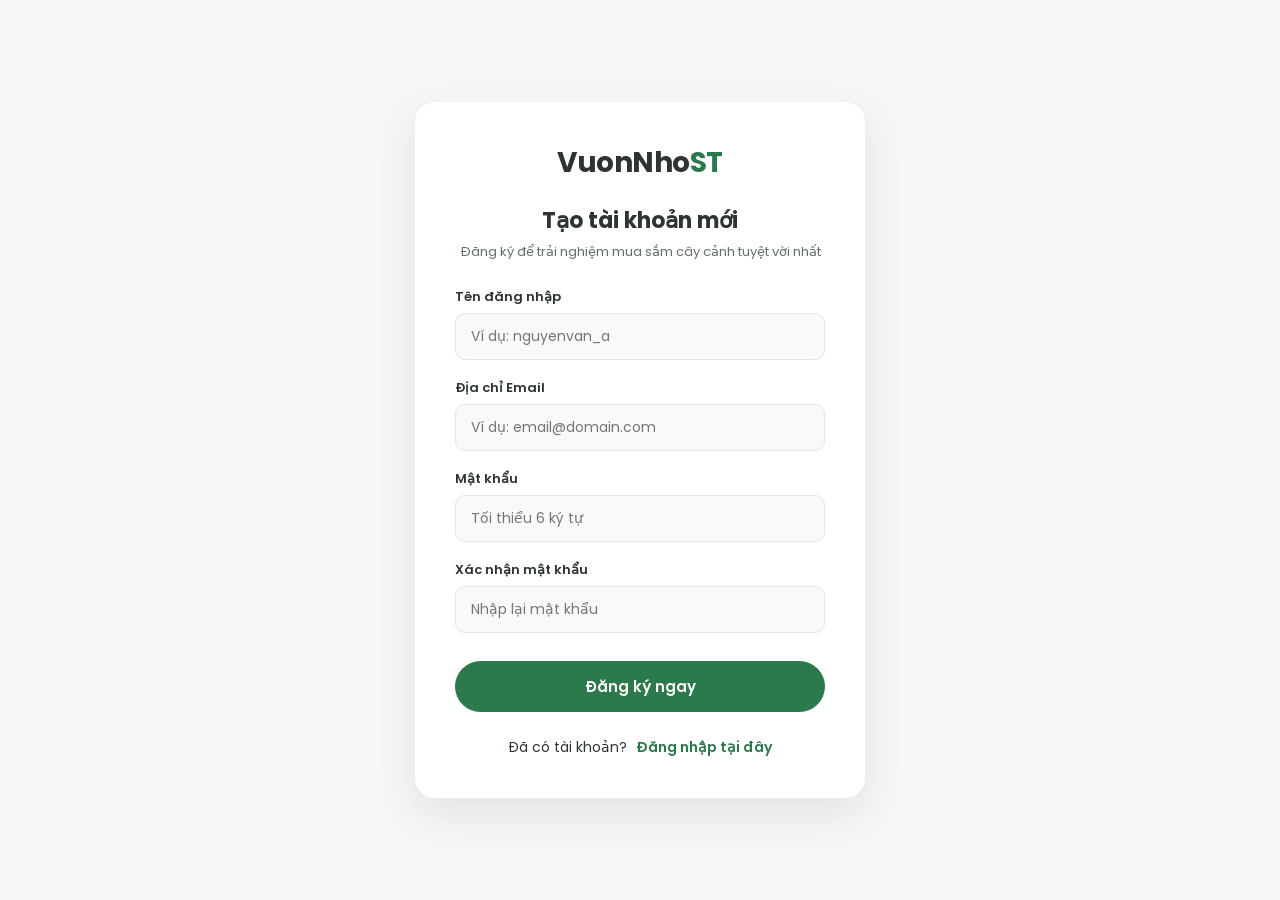
<file: DangKy.html>
<!DOCTYPE html>
<html lang="vi">
<head>
    <meta charset="UTF-8">
    <meta name="viewport" content="width=device-width, initial-scale=1.0">
    <title>Đăng ký tài khoản - VuonNhoST</title>
    <link rel="stylesheet" href="DangKy.css">
    <link href="https://fonts.googleapis.com/css2?family=Poppins:wght@300;400;500;600;700&display=swap" rel="stylesheet">
</head>
<body>

    <div class="register-container">
        <div class="register-card">
            <div class="logo">
                <h1>VuonNho<span>ST</span></h1>
            </div>
            <h2>Tạo tài khoản mới</h2>
            <p class="subtitle">Đăng ký để trải nghiệm mua sắm cây cảnh tuyệt vời nhất</p>

            <form id="registerForm">
                <div class="input-group">
                    <label for="regUsername">Tên đăng nhập</label>
                    <input type="text" id="regUsername" placeholder="Ví dụ: nguyenvan_a">
                    <span class="error-msg" id="errUsername"></span>
                </div>

                <div class="input-group">
                    <label for="regEmail">Địa chỉ Email</label>
                    <input type="email" id="regEmail" placeholder="Ví dụ: email@domain.com">
                    <span class="error-msg" id="errEmail"></span>
                </div>

                <div class="input-group">
                    <label for="regPassword">Mật khẩu</label>
                    <input type="password" id="regPassword" placeholder="Tối thiểu 6 ký tự">
                    <span class="error-msg" id="errPassword"></span>
                </div>

                <div class="input-group">
                    <label for="regConfirmPassword">Xác nhận mật khẩu</label>
                    <input type="password" id="regConfirmPassword" placeholder="Nhập lại mật khẩu">
                    <span class="error-msg" id="errConfirmPassword"></span>
                </div>

                <p id="generalError" class="error-msg general-error"></p>

                <button type="submit" class="btn-primary">Đăng ký ngay</button>
            </form>

            <div class="card-footer">
                <span>Đã có tài khoản?</span>
                <a href="file:///E:/website/webcaycanh/index.html">Đăng nhập tại đây</a>
            </div>
        </div>
    </div>

    <script src="DangKy.js"></script>
</body>
</html>
</file>
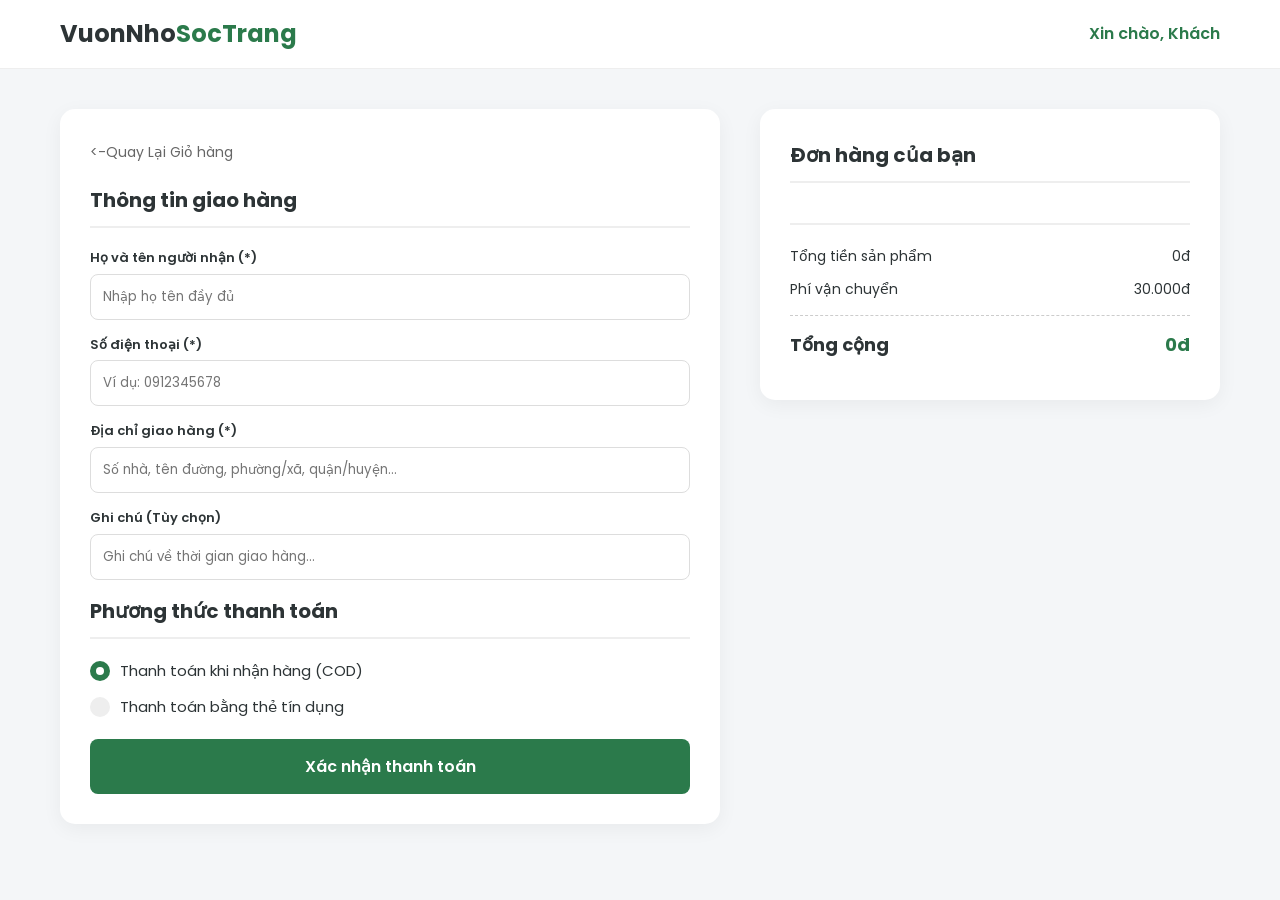
<file: ThanhToan.html>
<!DOCTYPE html>
<html lang="vi">
<head>
    <meta charset="UTF-8">
    <meta name="viewport" content="width=device-width, initial-scale=1.0">
    <title>Thanh Toán - VuonNhoST</title>
    <link rel="stylesheet" href="ThanhToan.css">
    <link href="https://fonts.googleapis.com/css2?family=Poppins:wght@300;400;500;600;700&display=swap" rel="stylesheet">
</head>
<body>

    <header>
        <div class="header-container">
            <div class="logo">
                <h1>VuonNho<span>SocTrang</span></h1>
            </div>
            <div class="user-greeting">
                <span id="userNameDisplay">Xin chào, Khách</span>
            </div>
        </div>
    </header>

    <main class="checkout-container">
        <div class="checkout-form-section">
            <a href="GioHang.html" class="btn-back"> <-Quay Lại Giỏ hàng</a>
            <h2>Thông tin giao hàng</h2>
            
            <form id="checkoutForm">
                <div class="input-group">
                    <label>Họ và tên người nhận (*)</label>
                    <input type="text" id="fullname" placeholder="Nhập họ tên đầy đủ">
                    <span class="error-msg" id="errName"></span>
                </div>

                <div class="input-group">
                    <label>Số điện thoại (*)</label>
                    <input type="tel" id="phone" placeholder="Ví dụ: 0912345678">
                    <span class="error-msg" id="errPhone"></span>
                </div>

                <div class="input-group">
                    <label>Địa chỉ giao hàng (*)</label>
                    <input type="text" id="address" placeholder="Số nhà, tên đường, phường/xã, quận/huyện...">
                    <span class="error-msg" id="errAddress"></span>
                </div>

                <div class="input-group">
                    <label>Ghi chú (Tùy chọn)</label>
                    <input id="note" rows="3" placeholder="Ghi chú về thời gian giao hàng..."></input>
                </div>

                <h2>Phương thức thanh toán</h2>
                <div class="payment-methods">
                    <label class="radio-container">
                        <input type="radio" name="payment" value="cod" checked>
                        <span class="checkmark"></span>
                        Thanh toán khi nhận hàng (COD)
                    </label>
                    <label class="radio-container">
                        <input type="radio" name="payment" value="card">
                        <span class="checkmark"></span>
                        Thanh toán bằng thẻ tín dụng
                    </label>
                </div>

                <div id="creditCardForm" class="credit-card-details" style="display: none;">
                    <div class="input-group">
                        <label>Số thẻ (*)</label>
                        <input type="text" id="cardNumber" placeholder="xxxx xxxx xxxx xxxx">
                    </div>
                    <div class="input-group">
                        <label>Tên chủ thẻ (*)</label>
                        <input type="text" id="cardName" placeholder="Ví dụ: TEN">
                    </div>
                    <div class="card-row">
                        <div class="input-group">
                            <label>Ngày hết hạn (*)</label>
                            <input type="text" id="cardExp" placeholder="MM/YY">
                        </div>
                        <div class="input-group">
                            <label>CVV (*)</label>
                            <input type="text" id="cardCvv" placeholder="123">
                        </div>
                    </div>
                    <span class="error-msg" id="errCard"></span>
                </div>

                <button type="submit" class="btn-primary" id="btnSubmit">
                    <span id="btnText">Xác nhận thanh toán</span>
                    <span id="btnLoading" class="loader" style="display: none;"></span>
                </button>
            </form>
        </div>

        <div class="checkout-summary-section">
            <h2>Đơn hàng của bạn</h2>
            <div class="order-items" id="orderItemsList">
                </div>
            
            <div class="summary-totals">
                <div class="summary-line">
                    <span>Tổng tiền sản phẩm</span>
                    <span id="subTotal">0đ</span>
                </div>
                <div class="summary-line">
                    <span>Phí vận chuyển</span>
                    <span id="shippingFee">30.000đ</span>
                </div>
                <div class="summary-line total">
                    <span>Tổng cộng</span>
                    <span id="finalTotal" class="price-highlight">0đ</span>
                </div>
            </div>
        </div>
    </main>

    <div id="successModal" class="modal-overlay">
        <div class="modal-content success-content">
            <div class="check-icon">✓</div>
            <h2>Thanh toán thành công!</h2>
            <p>Cảm ơn bạn đã mua sắm tại VuonNhoST. Đơn hàng của bạn đang được xử lý.</p>
            <button class="btn-primary" onclick="window.location.href='index.html'">Quay về Trang Chủ</button>
        </div>
    </div>

    <script src="ThanhToan.js"></script>
</body>
</html>
</file>
<file: DangKy.css>
/* --- BIẾN MÀU SẮC ĐỒNG BỘ TRANG CHỦ --- */
:root {
    --primary-color: #2b7a4b;
    --primary-hover: #1e5a36;
    --text-main: #2d3436;
    --text-light: #636e72;
    --bg-body: #f4f6f8;
}

* {
    margin: 0;
    padding: 0;
    box-sizing: border-box;
    font-family: 'Poppins', sans-serif;
}

body {
    background-color: var(--bg-body);
    color: var(--text-main);
    display: flex;
    justify-content: center;
    align-items: center;
    min-height: 100vh;
    padding: 20px;
}

/* --- KHUNG ĐĂNG KÝ --- */
.register-container {
    width: 100%;
    max-width: 450px;
}

.register-card {
    background-color: white;
    padding: 40px;
    border-radius: 20px;
    box-shadow: 0 15px 40px rgba(0,0,0,0.08);
    text-align: center;
}

.logo h1 {
    font-size: 28px;
    font-weight: 700;
    color: var(--text-main);
    letter-spacing: -0.5px;
    margin-bottom: 20px;
}

.logo h1 span {
    color: var(--primary-color);
}

h2 {
    font-size: 22px;
    margin-bottom: 5px;
}

.subtitle {
    color: var(--text-light);
    font-size: 13px;
    margin-bottom: 25px;
}

/* --- FORM INPUT --- */
.input-group {
    text-align: left;
    margin-bottom: 18px;
}

.input-group label {
    display: block;
    font-size: 13px;
    font-weight: 600;
    margin-bottom: 6px;
    color: var(--text-main);
}

.input-group input {
    width: 100%;
    padding: 12px 15px;
    border: 1px solid #dfe6e9;
    border-radius: 10px;
    outline: none;
    transition: 0.3s;
    font-size: 14px;
    background-color: #f8f9fa;
}

.input-group input:focus {
    background-color: white;
    border-color: var(--primary-color);
    box-shadow: 0 0 0 3px rgba(43, 122, 75, 0.1);
}

/* --- LỖI (ERROR MESSAGES) --- */
.error-msg {
    color: #e74c3c;
    font-size: 12px;
    display: none; /* Ẩn mặc định */
    margin-top: 5px;
}

.general-error {
    text-align: center;
    margin-bottom: 15px;
    font-weight: 500;
}

/* --- NÚT BẤM --- */
.btn-primary {
    width: 100%;
    padding: 14px;
    background-color: var(--primary-color);
    color: white;
    border: none;
    border-radius: 30px;
    font-size: 15px;
    font-weight: 600;
    cursor: pointer;
    transition: 0.3s;
    margin-top: 10px;
}

.btn-primary:hover {
    background-color: var(--primary-hover);
    transform: translateY(-2px);
    box-shadow: 0 5px 15px rgba(43, 122, 75, 0.3);
}

/* --- FOOTER --- */
.card-footer {
    margin-top: 25px;
    font-size: 14px;
}

.card-footer a {
    color: var(--primary-color);
    font-weight: 600;
    text-decoration: none;
    margin-left: 5px;
    transition: 0.3s;
}

.card-footer a:hover {
    text-decoration: underline;
}

/* --- RESPONSIVE MOBILE --- */
@media (max-width: 480px) {
    .register-card {
        padding: 30px 20px;
    }
}
</file>
<file: ThanhToan.css>
:root {
    --primary-color: #2b7a4b;
    --primary-hover: #1e5a36;
    --text-main: #2d3436;
    --bg-body: #f4f6f8;
    --bg-white: #ffffff;
}

* {
    margin: 0;
    padding: 0;
    box-sizing: border-box;
    font-family: 'Poppins', sans-serif;
}
body {
    background-color: var(--bg-body);
    color: var(--text-main);
    line-height: 1.6;
}

/* --- HEADER --- */
header {
    background: var(--bg-white);
    padding: 15px 0;
    border-bottom: 1px solid #eee;
}
.header-container {
    max-width: 1200px;
    margin: 0 auto;
    padding: 0 20px;
    display: flex;
    justify-content: space-between;
    align-items: center;
}
.logo h1 {
    font-size: 24px;
}
.logo h1 span {
    color: var(--primary-color);
}
.user-greeting {
    font-weight: 600;
    color: var(--primary-color);
}

/* --- MAIN LAYOUT (2 CỘT) --- */
.checkout-container {
    max-width: 1200px;
    margin: 40px auto;
    padding: 0 20px;
    display: flex;
    gap: 40px;
    align-items: flex-start;
}

/* --- CỘT TRÁI: FORM --- */
.checkout-form-section {
    flex: 6; background: var(--bg-white);
    padding: 30px;
    border-radius: 15px;
    box-shadow: 0 5px 20px rgba(0,0,0,0.05);
}
.btn-back {
    display: inline-block;
    margin-bottom: 20px;
    color: #666;
    text-decoration: none;
    font-size: 14px;
}
.btn-back:hover {
    color: var(--primary-color);
}
h2 {
    font-size: 20px;
    margin-bottom: 20px;
    border-bottom: 2px solid #eee;
    padding-bottom: 10px;
}

.input-group {
    margin-bottom: 15px;
}
.input-group label {
    display: block;
    font-size: 13px;
    font-weight: 600;
    margin-bottom: 5px;
}
.input-group input, .input-group textarea {
    width: 100%;
    padding: 12px;
    border: 1px solid #ddd;
    border-radius: 8px;
    outline: none;
    transition: 0.3s;
}
.input-group input:focus {
    border-color: var(--primary-color);
}
.error-msg {
    color: #e74c3c;
    font-size: 12px; display: none;
    margin-top: 5px;
}

/* Radio Button Method */
.payment-methods {
    margin-bottom: 20px;
}
.radio-container {
    display: block;
    position: relative;
    padding-left: 30px;
    margin-bottom: 12px;
    cursor: pointer;
    font-size: 15px;
}
.radio-container input {
    position: absolute;
    opacity: 0;
    cursor: pointer;
}
.checkmark {
    position: absolute;
    top: 2px; left: 0;
    height: 20px;
    width: 20px;
    background-color: #eee;
    border-radius: 50%;
}
.radio-container:hover input ~ .checkmark {
    background-color: #ccc;
}
.radio-container input:checked ~ .checkmark {
    background-color: var(--primary-color);
}
.checkmark:after {
    content: "";
    position: absolute;
    display: none;
}
.radio-container input:checked ~ .checkmark:after {
    display: block;
}
.radio-container .checkmark:after {
    top: 6px;
    left: 6px;
    width: 8px;
    height: 8px;
    border-radius: 50%;
    background: white;
}

/* Form Credit Card */
.credit-card-details {
    background: #f9f9f9;
    padding: 20px;
    border-radius: 8px;
    margin-bottom: 20px;
    border: 1px solid #eee;
}
.card-row {
    display: flex;
    gap: 15px;
}

/* Button & Loader */
.btn-primary {
    width: 100%; padding: 15px;
    background: var(--primary-color);
    color: white;
    border: none;
    border-radius: 8px;
    font-size: 16px;
    font-weight: 600;
    cursor: pointer;
    display: flex;
    justify-content: center;
    align-items: center;
    transition: 0.3s;
}
.btn-primary:hover {
    background: var(--primary-hover);
}
.loader {
    border: 3px solid #f3f3f3;
    border-top: 3px solid white;
    border-radius: 50%;
    width: 20px;
    height: 20px;
    animation: spin 1s linear infinite;
}
@keyframes spin {
    0% { transform: rotate(0deg); } 100% { transform: rotate(360deg); }
}

/* --- CỘT PHẢI: ĐƠN HÀNG --- */
.checkout-summary-section {
    flex: 4;
    background: var(--bg-white);
    padding: 30px;
    border-radius: 15px;
    box-shadow: 0 5px 20px rgba(0,0,0,0.05);
    position: sticky;
    top: 20px;
}
.order-items {
    max-height: 400px;
    overflow-y: auto;
    margin-bottom: 20px;
}
.order-item {
    display: flex;
    gap: 15px;
    margin-bottom: 15px;
    padding-bottom: 15px;
    border-bottom: 1px dashed #eee;
}
.order-item img {
    width: 60px;
    height: 60px;
    border-radius: 8px;
    object-fit: cover;
}
.item-info h4 {
    font-size: 14px;
}
.item-info p {
    font-size: 13px;
    color: #666;
}
.item-price {
    margin-top: 5px;
    font-weight: 600;
    color: var(--primary-color);
}

.summary-totals {
    border-top: 2px solid #eee;
    padding-top: 20px;
}
.summary-line {
    display: flex;
    justify-content: space-between;
    margin-bottom: 10px;
    font-size: 14px;
}
.summary-line.total {
    font-size: 18px;
    font-weight: 700; 
    margin-top: 15px;
    border-top: 1px dashed #ccc;
    padding-top: 15px;
}
.price-highlight {
    color: var(--primary-color);
}

/* --- MODAL SUCCESS --- */
.modal-overlay {
    display: none;
    position: fixed;
    top: 0; left: 0;
    width: 100%;
    height: 100%;
    background: rgba(0,0,0,0.7);
    z-index: 2000;
    justify-content: center;
    align-items: center;
}
.success-content {
    background: white;
    padding: 40px;
    border-radius: 20px;
    text-align: center;
    max-width: 400px;
    animation: popIn 0.5s cubic-bezier(0.175, 0.885, 0.32, 1.275);
}
.check-icon {
    width: 80px;
    height: 80px;
    background: var(--primary-color);
    color: white;
    border-radius: 50%;
    display: flex;
    justify-content: center;
    align-items: center;
    font-size: 40px;
    margin: 0 auto 20px;
}
.success-content h2 {
    border: none;
    margin-bottom: 10px;
    color: var(--primary-color);
}
.success-content p {
    margin-bottom: 25px;
    color: #666;
    font-size: 14px;
}
@keyframes popIn { 0% { transform: scale(0.5); opacity: 0; } 100% { transform: scale(1); opacity: 1; } }

/* --- RESPONSIVE MOBILE --- */
@media (max-width: 768px) {
    .checkout-container { flex-direction: column-reverse; }
    .checkout-form-section, .checkout-summary-section { flex: 1; width: 100%; }
    .checkout-summary-section { position: static; }
}
</file>
